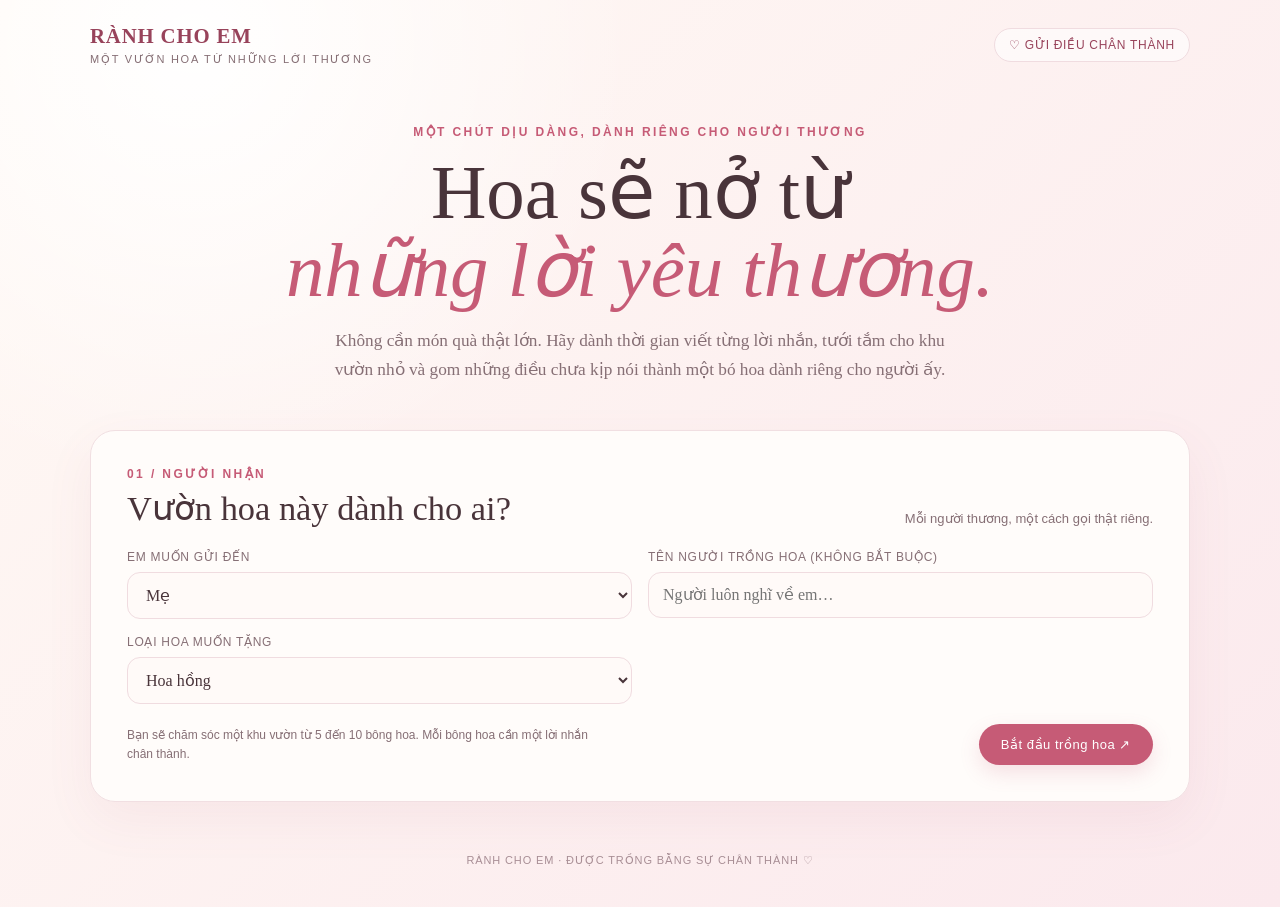
<file: public/assets/aistudio/index_3c7ea9da.html>
<!DOCTYPE html>
<html lang="vi">
<head>
<meta charset="UTF-8" />
<meta name="viewport" content="width=device-width, initial-scale=1.0" />
<title>Rành Cho Em — Một vườn hoa từ những lời thương</title>
<style>
:root{--rose:#c65b76;--rose-dark:#98435b;--pink:#f8dfe5;--cream:#fffaf5;--green:#5d8664;--ink:#49343a;--muted:#866f75;--line:#f0dce0}
*{box-sizing:border-box} body{margin:0;background:radial-gradient(circle at 15% 5%,#fff 0,transparent 32%),linear-gradient(135deg,#fff9f4,#fbe9ed);color:var(--ink);font-family:Georgia,'Times New Roman',serif;min-height:100vh}
button,input,textarea,select{font:inherit} button{cursor:pointer;border:0;transition:transform .18s,box-shadow .18s}button:hover{transform:translateY(-2px)}
.wrap{width:min(1100px,92%);margin:auto}.top{display:flex;align-items:center;justify-content:space-between;padding:24px 0}.brand{font-size:1.3rem;font-weight:bold;letter-spacing:.04em;color:var(--rose-dark)}.brand small{display:block;font:11px Arial,sans-serif;letter-spacing:.16em;text-transform:uppercase;color:var(--muted);margin-top:5px}.pill{border:1px solid var(--line);border-radius:999px;padding:9px 14px;background:#ffffff9c;color:var(--rose-dark);font:12px Arial,sans-serif;letter-spacing:.06em}
.hero{text-align:center;padding:35px 0 22px}.eyebrow{font:12px Arial,sans-serif;letter-spacing:.2em;text-transform:uppercase;color:var(--rose);font-weight:bold}.hero h1{font-size:clamp(2.5rem,6vw,5rem);line-height:1.02;font-weight:normal;margin:15px 0}.hero h1 em{color:var(--rose);font-weight:normal}.hero p{max-width:620px;margin:0 auto;color:var(--muted);font-size:1.08rem;line-height:1.7}
.panel{background:#fffdfbf0;border:1px solid #f1dfe2;border-radius:25px;box-shadow:0 18px 50px #a65b6b12;padding:clamp(18px,4vw,36px);margin:24px 0}.section-head{display:flex;justify-content:space-between;align-items:end;gap:15px;margin-bottom:22px}.section-head h2{font-weight:normal;font-size:clamp(1.5rem,3vw,2.15rem);margin:7px 0 0}.section-head p{margin:0;color:var(--muted);font:13px Arial,sans-serif;line-height:1.5}
.formrow{display:grid;grid-template-columns:1fr 1fr;gap:16px}.field label{display:block;font:12px Arial,sans-serif;letter-spacing:.06em;color:var(--muted);margin-bottom:8px}.field select,.field input,.field textarea{width:100%;border:1px solid var(--line);border-radius:13px;background:#fffaf8;padding:13px 14px;color:var(--ink);outline:none}.field select:focus,.field input:focus,.field textarea:focus{border-color:#d995a7;box-shadow:0 0 0 3px #f8e6eb}.field textarea{min-height:115px;resize:vertical;line-height:1.55}.btn{background:var(--rose);color:white;border-radius:999px;padding:13px 22px;box-shadow:0 8px 20px #c65b762b;font:13px Arial,sans-serif;letter-spacing:.04em}.btn.secondary{background:#fff;color:var(--rose-dark);border:1px solid var(--line);box-shadow:none}.btn:disabled{opacity:.45;cursor:not-allowed;transform:none}.garden-head{display:flex;align-items:center;justify-content:space-between;gap:12px;flex-wrap:wrap}.progress{font:12px Arial,sans-serif;color:var(--muted)}.track{height:7px;background:#f6e8eb;border-radius:20px;overflow:hidden;margin:16px 0 20px}.track span{display:block;height:100%;width:0;background:linear-gradient(90deg,#d8758d,#e8b2bf);transition:width .35s}.garden{display:grid;grid-template-columns:repeat(5,minmax(0,1fr));gap:13px}.flower-card{min-height:150px;border:1px solid #f4e5e8;background:linear-gradient(#fffaf8,#fff);border-radius:18px;display:flex;flex-direction:column;align-items:center;justify-content:center;padding:12px;text-align:center}.flower{width:76px;height:76px;object-fit:cover;border-radius:50%;filter:grayscale(1) saturate(.25);opacity:.48;transform:scale(.82);transition:transform .65s cubic-bezier(.2,.8,.2,1),filter .65s,opacity .65s;box-shadow:0 5px 16px #ba6d7a1c}.flower-card.bloom .flower{filter:none;opacity:1;transform:scale(1.16);animation:bloomPop .75s ease-out,sway 3s ease-in-out .75s infinite}.flower-card.current{border:1px dashed #d995a7;background:linear-gradient(#fff8f3,#fff)}.flower-card.current .flower{filter:none;opacity:.8;animation:budPulse 1.8s ease-in-out infinite}@keyframes bloomPop{0%{transform:scale(.25) rotate(-25deg)}65%{transform:scale(1.3) rotate(8deg)}100%{transform:scale(1.16) rotate(0)}}@keyframes budPulse{50%{transform:scale(.95)}}.flower-card strong{font-size:13px;font-weight:normal;margin-top:9px}.flower-card small{font:11px Arial,sans-serif;color:var(--muted);margin-top:5px}.flower-card.bloom{background:linear-gradient(#fff7f8,#fff);border-color:#efcbd4}@keyframes sway{0%,100%{transform:rotate(-4deg) scale(1)}50%{transform:rotate(4deg) scale(1.04)}}
.garden-bottom{display:flex;align-items:center;justify-content:space-between;gap:14px;flex-wrap:wrap;margin-top:22px}.hint{font:12px Arial,sans-serif;line-height:1.6;color:var(--muted);max-width:480px}.hidden{display:none!important}.timer{font-size:1.35rem;color:var(--rose-dark);font-variant-numeric:tabular-nums}.message-list{display:grid;gap:10px;margin-top:16px}.message{border-left:3px solid #e7a8b8;background:#fff8f7;border-radius:0 12px 12px 0;padding:12px 15px;line-height:1.6;font-size:.98rem}.message small{display:block;font:10px Arial,sans-serif;color:var(--muted);margin-bottom:5px;letter-spacing:.08em;text-transform:uppercase}
.bouquet-stage{text-align:center;padding:10px 0 18px}.bouquet{display:grid;grid-template-columns:repeat(5,minmax(0,1fr));gap:10px;max-width:760px;margin:20px auto;animation:bob 3s ease-in-out infinite}.bouquet img{width:100%;height:150px;object-fit:cover;border-radius:45% 45% 14px 14px;box-shadow:0 12px 25px #ba6d7a22;border:4px solid white;animation:petalGlow 2.8s ease-in-out infinite alternate}.bouquet img:nth-child(even){animation-delay:.4s}.recipient-view{max-width:850px;margin:0 auto;padding-bottom:50px}.recipient-flower-wall{display:grid;grid-template-columns:repeat(3,minmax(0,1fr));gap:18px;margin:28px 0}.recipient-flower-wall img{width:100%;height:260px;object-fit:cover;border-radius:48% 48% 18px 18px;box-shadow:0 15px 35px #a65b6b22;animation:petalGlow 3s ease-in-out infinite alternate}.recipient-greeting{white-space:pre-wrap;line-height:1.9;font-size:1.08rem}.recipient-messages{display:grid;gap:12px;margin-top:24px}.recipient-messages article{background:#fff;border:1px solid var(--line);border-radius:18px;padding:18px;line-height:1.8;box-shadow:0 8px 25px #a65b6b0a}.recipient-photo{max-width:100%;max-height:420px;object-fit:contain;border-radius:16px;margin:20px auto;display:block}@keyframes petalGlow{from{transform:translateY(0) rotate(-1deg);filter:saturate(.95)}to{transform:translateY(-7px) rotate(1deg);filter:saturate(1.15)}}@keyframes bob{50%{transform:translateY(-7px)}}.bouquet-stage h3{font-size:1.8rem;font-weight:normal;margin:8px}.bouquet-stage p{color:var(--muted);line-height:1.6}.gift-layout{display:grid;grid-template-columns:1fr 1fr;gap:24px;align-items:start}.photo-preview{min-height:230px;border:1px dashed #e8c3cc;border-radius:18px;background:linear-gradient(135deg,#fff6f5,#fbedf0);display:flex;align-items:center;justify-content:center;overflow:hidden;color:var(--muted);text-align:center;padding:18px}.photo-preview img{width:100%;max-height:360px;object-fit:contain;border-radius:12px}.note-card{background:#fff7ed;border:1px solid #f0d7c7;border-radius:7px 22px 22px 22px;padding:clamp(22px,4vw,38px);box-shadow:0 12px 28px #9b6a4214;position:relative}.note-card:before{content:'✦';position:absolute;top:13px;right:18px;color:#d4a77f}.note-card h3{font-size:1.7rem;font-weight:normal;margin:10px 0 18px}.note-card p{white-space:pre-wrap;line-height:1.8}.note-photo{width:100%;max-height:270px;object-fit:contain;border-radius:12px;margin-top:10px}.footer{text-align:center;padding:28px 0 40px;font:11px Arial,sans-serif;color:#a88e95;letter-spacing:.08em}.toast{position:fixed;bottom:20px;left:50%;transform:translateX(-50%);background:#513841;color:white;border-radius:999px;padding:12px 18px;font:13px Arial,sans-serif;box-shadow:0 10px 30px #0002;z-index:5;max-width:90%;text-align:center}
@media(max-width:720px){.formrow,.gift-layout{grid-template-columns:1fr}.garden{grid-template-columns:repeat(2,minmax(0,1fr))}.bouquet{grid-template-columns:repeat(2,minmax(0,1fr))}.bouquet img{height:130px}.recipient-flower-wall{grid-template-columns:repeat(2,minmax(0,1fr))}.recipient-flower-wall img{height:190px}.garden .flower-card:last-child:nth-child(odd){grid-column:span 2}.top{padding:18px 0}.hero{padding-top:22px}.section-head{align-items:start;flex-direction:column}.pill{font-size:10px}}
</style>
</head>
<body>
<header class="wrap top"><div class="brand">RÀNH CHO EM <small>Một vườn hoa từ những lời thương</small></div><div class="pill">♡ GỬI ĐIỀU CHÂN THÀNH</div></header>
<main class="wrap">
<section id="recipientView" class="recipient-view hidden"></section>
<section class="hero"><div class="eyebrow">Một chút dịu dàng, dành riêng cho người thương</div><h1>Hoa sẽ nở từ<br><em>những lời yêu thương.</em></h1><p>Không cần món quà thật lớn. Hãy dành thời gian viết từng lời nhắn, tưới tắm cho khu vườn nhỏ và gom những điều chưa kịp nói thành một bó hoa dành riêng cho người ấy.</p></section>
<section class="panel" id="setupPanel"><div class="section-head"><div><div class="eyebrow">01 / Người nhận</div><h2>Vườn hoa này dành cho ai?</h2></div><p>Mỗi người thương, một cách gọi thật riêng.</p></div><div class="formrow"><div class="field"><label for="recipient">EM MUỐN GỬI ĐẾN</label><select id="recipient"><option value="Mẹ">Mẹ</option><option value="Bạn gái">Bạn gái</option><option value="Vợ">Vợ</option><option value="Bà ngoại">Bà ngoại</option></select></div><div class="field"><label for="sender">TÊN NGƯỜI TRỒNG HOA (KHÔNG BẮT BUỘC)</label><input id="sender" placeholder="Người luôn nghĩ về em…" maxlength="50"></div><div class="field"><label for="flowerType">LOẠI HOA MUỐN TẶNG</label><select id="flowerType"><option value="roses">Hoa hồng</option><option value="tulips">Hoa tulip</option><option value="sunflowers">Hoa hướng dương</option><option value="daisies">Hoa cúc họa mi</option><option value="peonies">Hoa mẫu đơn</option><option value="mixed">Bó hoa nhiều loại</option></select></div></div><div style="display:flex;justify-content:space-between;align-items:center;gap:14px;flex-wrap:wrap;margin-top:20px"><div class="hint">Bạn sẽ chăm sóc một khu vườn từ 5 đến 10 bông hoa. Mỗi bông hoa cần một lời nhắn chân thành.</div><button class="btn" id="startBtn">Bắt đầu trồng hoa ↗</button></div></section>
<section class="panel hidden" id="gardenPanel"><div class="garden-head"><div><div class="eyebrow">02 / Chăm chút từng lời</div><h2 style="font-size:2rem;font-weight:normal;margin:7px 0">Khu vườn của <span id="recipientName">em</span></h2></div><div class="field" style="min-width:150px"><label for="flowerCount">SỐ BÔNG HOA</label><select id="flowerCount"><option value="5">5 bông</option><option value="6">6 bông</option><option value="7">7 bông</option><option value="8">8 bông</option><option value="9">9 bông</option><option value="10">10 bông</option></select></div></div><div class="track"><span id="progressBar"></span></div><div class="garden" id="garden"></div><div class="garden-bottom"><div><div class="timer" id="timer">02:00</div><div class="hint" id="timerHint">Mỗi lượt tưới hoa là 2 phút để viết một lời nhắn. Hãy viết bằng sự chân thành của bạn.</div></div><button class="btn" id="waterBtn">Tưới bông hoa đầu tiên ♡</button></div>
<div class="hidden" id="writeArea" style="margin-top:24px;border-top:1px solid var(--line);padding-top:22px"><div class="eyebrow" id="writingLabel">Lời nhắn số 1</div><h3 style="font-size:1.45rem;font-weight:normal;margin:8px 0 14px">Nếu được nói một điều với người ấy…</h3><div class="field"><label for="messageInput">LỜI NHẮN GỬI ĐẾN EM</label><textarea id="messageInput" maxlength="600" placeholder="Có thể là một lời cảm ơn, một kỷ niệm, một điều bạn trân trọng, hoặc đơn giản là lời chúc bình yên…"></textarea></div><div style="display:flex;justify-content:space-between;align-items:center;gap:12px;flex-wrap:wrap;margin-top:13px"><span class="hint" id="charCount">0/600 ký tự · Bạn có thể gửi khi đã viết xong.</span><button class="btn" id="submitMessage">Gửi lời nhắn & làm hoa nở 🌷</button></div></div>
<div class="hidden" id="messagesArea"><h3 style="font-size:1.35rem;font-weight:normal;margin:24px 0 8px">Những điều đã gửi vào khu vườn</h3><div class="message-list" id="messageList"></div></div>
</section>
<section class="panel hidden" id="bouquetPanel"><div class="eyebrow">03 / Một bó hoa dành riêng cho em</div><div class="bouquet-stage"><div class="bouquet" id="bouquetGallery" aria-label="Bó hoa đã nở"></div><h3>Khu vườn đã thành bó hoa</h3><p>Từng cánh hoa là một điều muốn nói. Từng lời nhắn là một chút chân thành được gom lại, chỉ để dành tặng <span id="bouquetRecipient">em</span>.</p><button class="btn" id="giftBtn">TẶNG EM NHỮNG BÔNG HOA ♡</button></div></section>
<section class="panel hidden" id="giftPanel"><div class="section-head"><div><div class="eyebrow">04 / Gói ghém thành tấm thiệp</div><h2>Viết thêm điều từ trái tim</h2></div><p>Một lời chúc và một tấm ảnh để lưu giữ.</p></div><div class="gift-layout"><div><div class="field"><label for="cardTitle">TIÊU ĐỀ TẤM THIỆP</label><input id="cardTitle" maxlength="80" placeholder="Gửi người con gái tuyệt vời của anh…"></div><div class="field" style="margin-top:15px"><label for="cardMessage">LỜI CHÚC TRONG THIỆP</label><textarea id="cardMessage" maxlength="1500" placeholder="Có những điều đôi khi thật khó nói thành lời…"></textarea></div><div class="field" style="margin-top:15px"><label for="photoInput">CHỌN MỘT BỨC ẢNH ĐÍNH KÈM</label><input id="photoInput" type="file" accept="image/*" /></div><p class="hint">Ảnh được xem trước trên thiết bị này. Bản demo chưa tải ảnh lên máy chủ.</p><button class="btn" id="makeCardBtn">Mở tấm thiệp của em ✧</button></div><div><div class="note-card"><div class="eyebrow">Một tấm thiệp nhỏ</div><h3 id="previewTitle">Gửi người thương</h3><p id="previewMessage">Mong những ngày của em luôn có điều dịu dàng để mong đợi, có vòng tay để trở về và có thật nhiều lý do để mỉm cười.</p><div id="previewPhoto" class="photo-preview">♡<br> Bức ảnh của hai người sẽ ở đây</div><p style="text-align:right;color:var(--rose-dark);font-style:italic" id="previewSign">Thương em, thật nhiều.</p></div></div></div></section>
<section class="panel hidden" id="finalPanel"><div class="eyebrow">Món quà đã được gói ghém</div><div class="section-head"><div><h2>Tấm thiệp và những lời thương</h2><p>Đọc lại tất cả những điều đã được gửi vào vườn hoa.</p></div><button class="btn secondary" id="downloadBtn">Lưu bản thiệp (.html)</button></div><div class="note-card"><div class="eyebrow">Dành riêng cho <span id="finalRecipient">em</span></div><h3 id="finalTitle"></h3><p id="finalMessage"></p><div id="finalPhoto"></div><p style="text-align:right;color:var(--rose-dark);font-style:italic" id="finalSign"></p></div><h3 style="font-size:1.35rem;font-weight:normal;margin:25px 0 8px">Từng lời nhắn trong bó hoa</h3><div class="message-list" id="finalMessages"></div><div style="text-align:center;margin-top:25px"><button class="btn secondary" id="restartBtn">Trồng một vườn hoa mới</button></div></section>
</main><footer class="footer">RÀNH CHO EM · ĐƯỢC TRỒNG BẰNG SỰ CHÂN THÀNH ♡</footer><div id="toast" class="toast hidden"></div>
<script>
const $=id=>document.getElementById(id);
let recipient='Mẹ',sender='',flowers=5,messages=[],activeIndex=-1,seconds=120,timerId=null,photoData='',cardData=null,flowerType='roses';
const flowerCatalog={
 roses:{name:'Hoa hồng',images:['https://images.unsplash.com/photo-1548586196-aa5803b77379?auto=format&fit=crop&w=600&q=85','https://images.unsplash.com/photo-1494972308805-463bc619d34e?auto=format&fit=crop&w=600&q=85','https://images.unsplash.com/photo-1559563362-c667ba5f5480?auto=format&fit=crop&w=600&q=85']},
 tulips:{name:'Hoa tulip',images:['https://images.unsplash.com/photo-1520763185298-1b434c919102?auto=format&fit=crop&w=600&q=85','https://images.unsplash.com/photo-1490750967868-88aa4486c946?auto=format&fit=crop&w=600&q=85','https://images.unsplash.com/photo-1582794543139-8ac9cb0f7b11?auto=format&fit=crop&w=600&q=85']},
 sunflowers:{name:'Hoa hướng dương',images:['https://images.unsplash.com/photo-1470509037663-253afd7f0f51?auto=format&fit=crop&w=600&q=85','https://images.unsplash.com/photo-1470252649378-9c29740c9fa8?auto=format&fit=crop&w=600&q=85','https://images.unsplash.com/photo-1470509037663-253afd7f0f51?auto=format&fit=crop&w=600&q=85']},
 daisies:{name:'Hoa cúc họa mi',images:['https://images.unsplash.com/photo-1531058020387-3be344556be6?auto=format&fit=crop&w=600&q=85','https://images.unsplash.com/photo-1490750967868-88aa4486c946?auto=format&fit=crop&w=600&q=85','https://images.unsplash.com/photo-1508610048659-a06b669e3321?auto=format&fit=crop&w=600&q=85']},
 peonies:{name:'Hoa mẫu đơn',images:['https://images.unsplash.com/photo-1563241527-3004b7be0ffd?auto=format&fit=crop&w=600&q=85','https://images.unsplash.com/photo-1494972308805-463bc619d34e?auto=format&fit=crop&w=600&q=85','https://images.unsplash.com/photo-1559563362-c667ba5f5480?auto=format&fit=crop&w=600&q=85']}
};
function imagesFor(type){if(type==='mixed')return [...flowerCatalog.roses.images,...flowerCatalog.tulips.images,...flowerCatalog.daisies.images];return (flowerCatalog[type]||flowerCatalog.roses).images}
function flowerImage(i,type=flowerType){const arr=imagesFor(type);return arr[i%arr.length]}
function toast(msg){$('toast').textContent=msg;$('toast').classList.remove('hidden');setTimeout(()=>$('toast').classList.add('hidden'),2800)}
function safeText(s){return String(s??'').replace(/[&<>"']/g,c=>({'&':'&amp;','<':'&lt;','>':'&gt;','"':'&quot;',"'":'&#39;'}[c]))}
function startGarden(){recipient=$('recipient').value;sender=$('sender').value.trim();flowers=Number($('flowerCount').value||5);flowerType=$('flowerType').value;messages=[];activeIndex=-1;clearInterval(timerId);$('setupPanel').classList.add('hidden');$('gardenPanel').classList.remove('hidden');$('bouquetPanel').classList.add('hidden');$('giftPanel').classList.add('hidden');$('finalPanel').classList.add('hidden');$('recipientName').textContent=recipient;$('bouquetRecipient').textContent=recipient.toLowerCase();$('messagesArea').classList.add('hidden');$('writeArea').classList.add('hidden');renderGarden();$('gardenPanel').scrollIntoView({behavior:'smooth',block:'start'});}
function renderGarden(){const g=$('garden');g.innerHTML='';for(let i=0;i<flowers;i++){const bloom=!!messages[i],current=!bloom&&i===messages.length;const card=document.createElement('div');card.className='flower-card'+(bloom?' bloom':'')+(current?' current':'');const img=bloom?flowerImage(i):'';card.innerHTML=`<div class="flower" aria-label="${bloom?'Hoa đã nở':current?'Bông hoa đang chờ tưới':'Bông hoa chưa đến lượt'}">${bloom?`<img src="${img}" alt="${safeText((flowerCatalog[flowerType]||{name:'Bó hoa'}).name)} đang nở" onerror="this.src='https://images.unsplash.com/photo-1490750967868-88aa4486c946?auto=format&fit=crop&w=600&q=85'">`:current?'🌱':'🌰'}</div><strong>${bloom?'Đã nở':`Bông hoa ${i+1}`}</strong><small>${bloom?'Lời nhắn đã làm hoa nở':current?'Đang chờ lời nhắn của bạn':'Chờ bông trước nở'}</small>`;g.appendChild(card)}$('progressBar').style.width=(messages.length/flowers*100)+'%';$('progressBar').parentElement.setAttribute('aria-label',`Đã nở ${messages.length} trên ${flowers} bông`);$('waterBtn').disabled=messages.length>=flowers;$('waterBtn').textContent=messages.length>=flowers?'Khu vườn đã nở rộ ✓':`Tưới bông hoa thứ ${messages.length+1} ♡`;if(messages.length===flowers){$('bouquetGallery').innerHTML=Array.from({length:flowers},(_,i)=>`<img src="${flowerImage(i)}" alt="${safeText((flowerCatalog[flowerType]||{name:'Bông hoa'}).name)} nở rộ" onerror="this.src='https://images.unsplash.com/photo-1490750967868-88aa4486c946?auto=format&fit=crop&w=600&q=85'">`).join('');$('bouquetPanel').classList.remove('hidden');$('bouquetPanel').scrollIntoView({behavior:'smooth',block:'nearest'})}else $('bouquetPanel').classList.add('hidden')}
function showWrite(){if(messages.length>=flowers)return;activeIndex=messages.length;seconds=120;$('timer').textContent='02:00';$('timerHint').textContent='Hai phút dành riêng cho lời nhắn này. Bạn có thể gửi sớm khi đã viết xong.';$('writingLabel').textContent=`Lời nhắn số ${activeIndex+1} / ${flowers}`;$('messageInput').value='';$('charCount').textContent='0/600 ký tự · Hãy viết bằng sự chân thành.';$('writeArea').classList.remove('hidden');clearInterval(timerId);timerId=setInterval(()=>{seconds--;const mm=String(Math.floor(Math.max(seconds,0)/60)).padStart(2,'0'),ss=String(Math.max(seconds,0)%60).padStart(2,'0');$('timer').textContent=`${mm}:${ss}`;if(seconds<=0){clearInterval(timerId);$('timerHint').textContent='Hai phút đã trôi qua. Hãy gửi lời nhắn khi bạn đã sẵn sàng.';toast('Thời gian viết đã hết — hãy hoàn thiện hoặc gửi lời nhắn của bạn.')}},1000);$('writeArea').scrollIntoView({behavior:'smooth',block:'nearest'});$('messageInput').focus()}
function submitMessage(){const body=$('messageInput').value.trim();if(body.length<3){toast('Hãy viết ít nhất vài từ để tưới bông hoa nhé.');return}clearInterval(timerId);messages.push({body,time:new Date().toLocaleString('vi-VN')});$('writeArea').classList.add('hidden');$('messagesArea').classList.remove('hidden');renderMessages();renderGarden();toast('Một bông hoa thật đã nở từ lời nhắn của bạn 🌷')}
function renderMessages(){const html=messages.map((m,i)=>`<div class="message"><small>Lời nhắn ${i+1} · Bông hoa ${i+1}</small>${safeText(m.body)}</div>`).join('');$('messageList').innerHTML=html;$('finalMessages').innerHTML=html}
function openGift(){if(messages.length<flowers){toast('Hãy để tất cả bông hoa nở trước nhé.');return}$('giftPanel').classList.remove('hidden');$('giftPanel').scrollIntoView({behavior:'smooth'});$('cardTitle').value=`Gửi ${recipient.toLowerCase()} yêu thương`;updatePreview()}
function updatePreview(){$('previewTitle').textContent=$('cardTitle').value.trim()||'Gửi người thương';$('previewMessage').textContent=$('cardMessage').value.trim()||'Mong những ngày của em luôn có điều dịu dàng để mong đợi, có vòng tay để trở về và có thật nhiều lý do để mỉm cười.';$('previewSign').textContent=sender?`Thương, ${sender}.`:'Thương em, thật nhiều.'}
function showPhoto(data){photoData=data;$('previewPhoto').innerHTML=data?`<img alt="Ảnh đính kèm tấm thiệp" src="${data}">`:'♡<br> Bức ảnh của hai người sẽ ở đây'}
function encodePayload(obj){const bytes=new TextEncoder().encode(JSON.stringify(obj));let binary='';bytes.forEach(b=>binary+=String.fromCharCode(b));return btoa(binary).replace(/\+/g,'-').replace(/\//g,'_').replace(/=+$/,'')}
function decodePayload(str){str=str.replace(/-/g,'+').replace(/_/g,'/');str+='='.repeat((4-str.length%4)%4);const binary=atob(str);const bytes=Uint8Array.from(binary,c=>c.charCodeAt(0));return JSON.parse(new TextDecoder().decode(bytes))}
function recipientPage(data){document.body.classList.add('recipient-mode');document.querySelectorAll('header,.hero,#setupPanel,#gardenPanel,#bouquetPanel,#giftPanel,#finalPanel,footer').forEach(el=>el.classList.add('hidden'));const root=$('recipientView');root.classList.remove('hidden');const bouquet=Array.from({length:Math.max(5,Math.min(10,data.flowers||5))},(_,i)=>`<img src="${flowerImage(i,data.flowerType)}" alt="Bông hoa dành tặng ${safeText(data.recipient)}" onerror="this.src='https://images.unsplash.com/photo-1490750967868-88aa4486c946?auto=format&fit=crop&w=600&q=85'">`).join('');const notes=(data.messages||[]).map((m,i)=>`<article><div class="eyebrow">Bông hoa ${i+1} · Một lời thương</div><p>${safeText(m.body).replace(/\n/g,'<br>')}</p></article>`).join('');root.innerHTML=`<div class="hero"><div class="eyebrow">Một món quà được trồng bằng yêu thương</div><h1>Dành riêng cho<br><em>${safeText(data.recipient||'em')}</em></h1><p>Mỗi bông hoa là một điều người gửi muốn nói với bạn.</p></div><div class="recipient-flower-wall">${bouquet}</div><section class="panel"><div class="eyebrow">Một tấm thiệp từ trái tim</div><h2 style="font-weight:normal;font-size:2rem">${safeText(data.title||'Gửi người thương')}</h2><p class="recipient-greeting">${safeText(data.body||'').replace(/\n/g,'<br>')}</p>${data.photo?`<img class="recipient-photo" src="${data.photo}" alt="Ảnh đính kèm tấm thiệp">`:''}<p style="text-align:right;color:var(--rose-dark);font-style:italic">${safeText(data.sign||'Thương em, thật nhiều.')}</p></section><section class="panel"><div class="eyebrow">Từng bông hoa, từng lời nhắn</div><h2 style="font-weight:normal">Những điều người ấy muốn gửi đến bạn</h2><div class="recipient-messages">${notes}</div></section><div class="footer">RÀNH CHO EM · MỘT VƯỜN HOA DÀNH RIÊNG CHO BẠN ♡</div>`;document.title=`${data.title||'Tấm thiệp'} — Rành Cho Em`}
async function makeCard(){const title=$('cardTitle').value.trim()||'Gửi người thương';const body=$('cardMessage').value.trim();if(body.length<3){toast('Hãy viết một lời chúc trong tấm thiệp nhé.');$('cardMessage').focus();return}cardData={recipient,title,body,sign:sender?`Thương, ${sender}.`:'Thương em, thật nhiều.',photo:photoData,flowers,flowerType,messages};$('finalRecipient').textContent=recipient.toLowerCase();$('finalTitle').textContent=title;$('finalMessage').textContent=body;$('finalSign').textContent=cardData.sign;$('finalPhoto').innerHTML=photoData?`<img class="note-photo" alt="Ảnh đính kèm" src="${photoData}">`:'';$('finalPanel').classList.remove('hidden');$('finalPanel').scrollIntoView({behavior:'smooth'});renderMessages();
// A self-contained share link works once the site is hosted at a public HTTPS address.
try{const payload=encodePayload(cardData);const link=`${location.href.split('#')[0].split('?')[0]}#gift=${payload}`;if(link.length>1800000){toast('Ảnh khiến đường dẫn quá dài. Hãy chọn ảnh nhỏ hơn để chia sẻ.');return}await navigator.clipboard.writeText(link);toast('Đã tạo thiệp và sao chép đường link! Hãy dán vào Messenger để gửi ♡');}catch(e){toast('Thiệp đã tạo. Trình duyệt không cho tự sao chép — hãy dùng nút Sao chép đường link.')}let share=$('shareLinkBtn');if(!share){share=document.createElement('button');share.id='shareLinkBtn';share.className='btn';share.textContent='Sao chép đường link gửi thiệp';$('finalPanel').querySelector('.section-head').appendChild(share);share.addEventListener('click',copyShareLink)} }
async function copyShareLink(){if(!cardData)return;const link=`${location.href.split('#')[0].split('?')[0]}#gift=${encodePayload(cardData)}`;try{await navigator.clipboard.writeText(link);toast('Đã sao chép đường link thiệp ♡')}catch(e){prompt('Sao chép đường link này để gửi cho người nhận:',link)}}
function downloadCard(){if(!cardData)return;const msgs=messages.map((m,i)=>`<article><b>Lời nhắn ${i+1}</b><p>${safeText(m.body).replace(/\n/g,'<br>')}</p></article>`).join('');const image=cardData.photo?`<img style="max-width:100%;max-height:400px;border-radius:12px" src="${cardData.photo}" alt="Ảnh đính kèm">`:'';const flowersHtml=Array.from({length:flowers},(_,i)=>`<img style="width:150px;height:190px;object-fit:cover;border-radius:45%;margin:8px" src="${flowerImage(i)}" alt="Bông hoa">`).join('');const html=`<!DOCTYPE html><html lang="vi"><meta charset="UTF-8"><meta name="viewport" content="width=device-width,initial-scale=1"><title>${safeText(cardData.title)}</title><body style="margin:0;background:#fff7f2;color:#49343a;font-family:Georgia,serif;padding:25px"><main style="max-width:760px;margin:auto;background:#fffdf9;padding:25px;border:1px solid #f0d7df;border-radius:20px;text-align:center"><p style="color:#c65b76;letter-spacing:3px">DÀNH RIÊNG CHO ${safeText(cardData.recipient.toUpperCase())}</p><h1 style="font-weight:normal">${safeText(cardData.title)}</h1><div>${flowersHtml}</div><p style="white-space:pre-wrap;line-height:1.8;text-align:left">${safeText(cardData.body)}</p>${image}<p style="text-align:right;color:#98435b;font-style:italic">${safeText(cardData.sign)}</p><hr style="border:0;border-top:1px solid #f0dce0"><h2 style="font-weight:normal">Những lời nhắn trong bó hoa</h2>${msgs}</main></body></html>`;const blob=new Blob([html],{type:'text/html;charset=utf-8'});const url=URL.createObjectURL(blob);const a=document.createElement('a');a.href=url;a.download='thiep-ranh-cho-em.html';a.click();URL.revokeObjectURL(url)}
function init(){const match=location.hash.match(/^#gift=(.+)$/);if(match){try{recipientPage(decodePayload(match[1]));return}catch(e){console.error('Không đọc được thiệp',e)}}}
$('startBtn').addEventListener('click',startGarden);$('waterBtn').addEventListener('click',showWrite);$('submitMessage').addEventListener('click',submitMessage);$('flowerCount').addEventListener('change',()=>{if(messages.length){toast('Đã có lời nhắn rồi — hãy bắt đầu vườn mới nếu muốn đổi số bông.');$('flowerCount').value=flowers}else{flowers=Number($('flowerCount').value);renderGarden()}});$('giftBtn').addEventListener('click',openGift);$('makeCardBtn').addEventListener('click',makeCard);$('downloadBtn').addEventListener('click',downloadCard);$('restartBtn').addEventListener('click',()=>{clearInterval(timerId);$('setupPanel').classList.remove('hidden');$('gardenPanel').classList.add('hidden');$('bouquetPanel').classList.add('hidden');$('giftPanel').classList.add('hidden');$('finalPanel').classList.add('hidden');$('setupPanel').scrollIntoView({behavior:'smooth'})});$('messageInput').addEventListener('input',()=>$('charCount').textContent=`${$('messageInput').value.length}/600 ký tự`);$('cardTitle').addEventListener('input',updatePreview);$('cardMessage').addEventListener('input',updatePreview);$('photoInput').addEventListener('change',e=>{const file=e.target.files&&e.target.files[0];if(!file)return;if(!file.type.startsWith('image/')){toast('Vui lòng chọn một tệp hình ảnh.');return}if(file.size>5*1024*1024){toast('Ảnh hơi lớn. Vui lòng chọn ảnh dưới 5 MB.');e.target.value='';return}const reader=new FileReader();reader.onload=()=>{const img=new Image();img.onload=()=>{const canvas=document.createElement('canvas');const scale=Math.min(1,900/Math.max(img.width,img.height));canvas.width=Math.round(img.width*scale);canvas.height=Math.round(img.height*scale);canvas.getContext('2d').drawImage(img,0,0,canvas.width,canvas.height);showPhoto(canvas.toDataURL('image/jpeg',.68))};img.src=reader.result};reader.readAsDataURL(file)});init();
</script>
</body></html>
</file>
